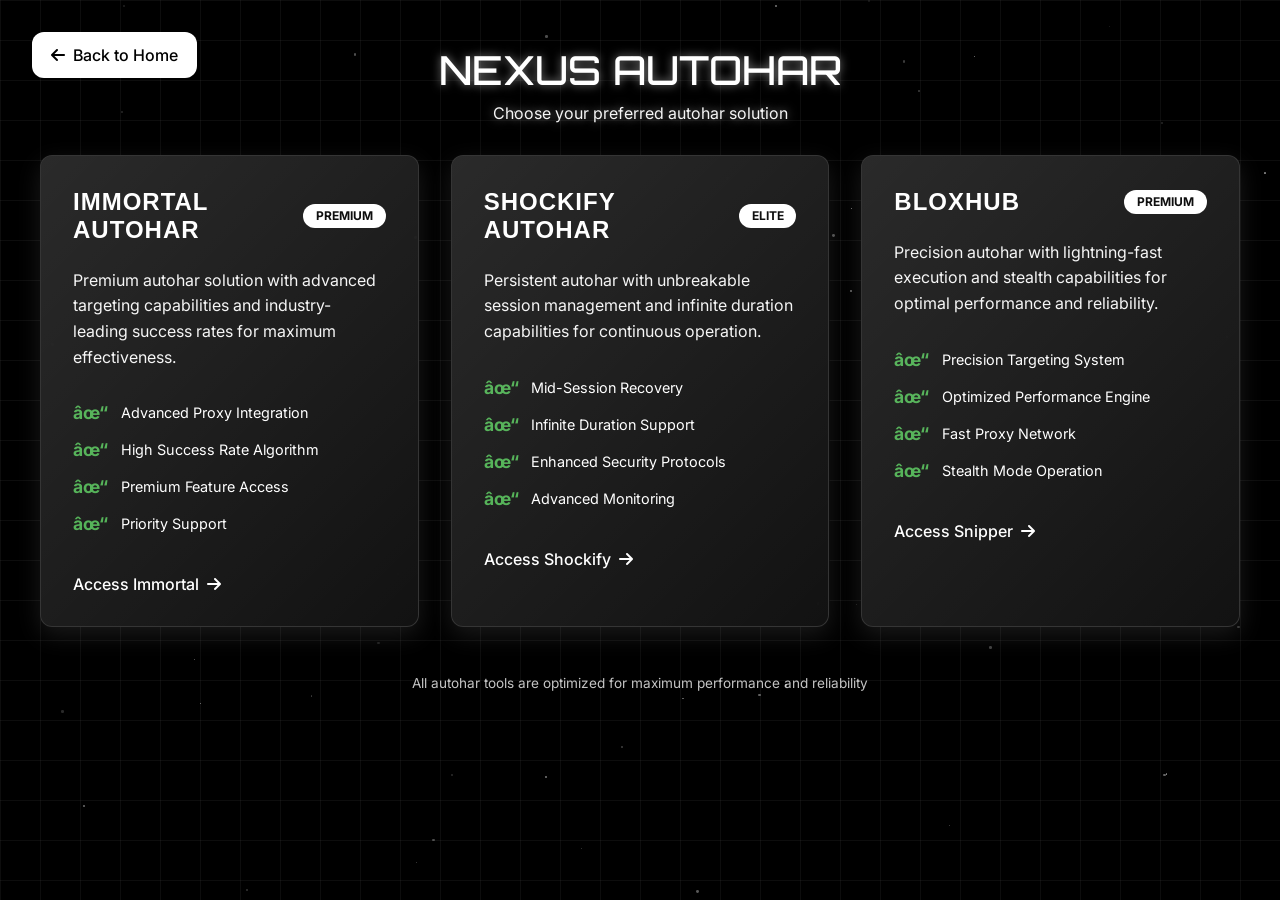
<file: author.html>
<!DOCTYPE html>
<html lang="en">
<head>
    <meta charset="UTF-8">
    <meta name="viewport" content="width=device-width, initial-scale=1.0">
    <title>Nexus Autohar </title>
    <link href="https://fonts.googleapis.com/css2?family=Orbitron:wght@500&family=Inter:wght@400;500&family=Applied+Sans:wght@700&display=swap" rel="stylesheet">
    <link rel="stylesheet" href="https://cdnjs.cloudflare.com/ajax/libs/font-awesome/6.4.0/css/all.min.css"/>
    <style>
        :root {
            --primary: #ffffff;
            --primary-dark: #e5e5e5;
            --primary-light: #f5f5f5;
            --background: #000000;
            --card-bg: rgba(20, 20, 20, 0.9);
            --text: white;
            --success: #4caf50;
            --warning: #ff9800;
            --error: #f44336;
            --border-radius: 12px;
            --box-shadow: 0 8px 24px rgba(255, 255, 255, 0.1);
            --transition: all 0.25s cubic-bezier(0.4, 0, 0.2, 1);
        }

        * {
            box-sizing: border-box;
            margin: 0;
            padding: 0;
        }

        html, body {
            scroll-behavior: smooth;
            height: 100%;
            font-size: 16px;
        }

        body {
            margin: 0;
            font-family: 'Inter', sans-serif;
            background-color: var(--background);
            color: var(--text);
            display: flex;
            flex-direction: column;
            align-items: center;
            min-height: 100vh;
            padding: 2rem 1rem;
            position: relative;
            overflow-x: hidden;
        }

        /* Background Effects */
        .background-effects {
            position: fixed;
            top: 0;
            left: 0;
            width: 100%;
            height: 100%;
            z-index: -1;
            overflow: hidden;
        }

        .grid-pattern {
            position: absolute;
            top: 0;
            left: 0;
            width: 100%;
            height: 100%;
            background-image: 
                linear-gradient(90deg, rgba(255, 255, 255, 0.1) 1px, transparent 1px),
                linear-gradient(rgba(255, 255, 255, 0.1) 1px, transparent 1px);
            background-size: 40px 40px;
            opacity: 0.5;
        }

        .particles {
            position: absolute;
            top: 0;
            left: 0;
            width: 100%;
            height: 100%;
        }

        .particle {
            position: absolute;
            background-color: var(--primary-light);
            border-radius: 50%;
            animation: float linear infinite;
        }

        @keyframes float {
            to {
                transform: translateY(-100vh);
            }
        }

        /* Header */
        .header {
            display: flex;
            align-items: center;
            justify-content: center;
            margin-bottom: 2rem;
            z-index: 1;
        }

        .logo {
            font-family: 'Orbitron', sans-serif;
            font-size: 2.5rem;
            font-weight: 500;
            color: var(--primary);
            text-shadow: 0 0 10px rgba(255, 255, 255, 0.5);
            display: flex;
            align-items: center;
            gap: 0.8rem;
            text-align: center;
            flex-direction: column;
        }

        .logo-emoji {
            font-size: 2.2rem;
            animation: pulse 2s infinite alternate;
        }

        .logo-subtitle {
            font-size: 1rem;
            font-weight: 400;
            color: var(--primary-light);
            font-family: 'Inter', sans-serif;
            margin-top: 0.5rem;
        }

        @keyframes pulse {
            from { transform: scale(1); }
            to { transform: scale(1.1); }
        }

        /* Main Content */
        .content {
            width: 100%;
            max-width: 1200px;
            display: grid;
            grid-template-columns: repeat(auto-fit, minmax(320px, 1fr));
            gap: 2rem;
            z-index: 1;
        }

        /* Cards */
        .card {
            background: var(--card-bg);
            border: 1px solid rgba(255, 255, 255, 0.15);
            border-radius: var(--border-radius);
            padding: 2rem;
            backdrop-filter: blur(20px);
            box-shadow: var(--box-shadow);
            transition: var(--transition);
            position: relative;
            overflow: hidden;
            opacity: 0;
            transform: translateY(20px);
            animation: fadeInUp 0.6s forwards;
        }

        .card:nth-child(1) { animation-delay: 0.2s; }
        .card:nth-child(2) { animation-delay: 0.4s; }
        .card:nth-child(3) { animation-delay: 0.6s; }

        @keyframes fadeInUp {
            to {
                opacity: 1;
                transform: translateY(0);
            }
        }

        .card::before {
            content: '';
            position: absolute;
            top: 0;
            left: 0;
            width: 100%;
            height: 100%;
            background: linear-gradient(135deg, rgba(255, 255, 255, 0.1) 0%, transparent 100%);
            pointer-events: none;
        }

        .card:hover {
            border-color: var(--primary);
            box-shadow: 0 12px 32px rgba(255, 255, 255, 0.2);
            transform: translateY(-5px);
        }

        .card-header {
            display: flex;
            align-items: center;
            justify-content: space-between;
            margin-bottom: 1.5rem;
        }

        .card-title {
            font-family: 'Applied Sans', sans-serif;
            font-weight: 700;
            font-size: 1.5rem;
            text-transform: uppercase;
            letter-spacing: 1px;
            color: var(--primary);
        }

        .card-badge {
            background: var(--primary);
            color: black;
            padding: 0.3rem 0.8rem;
            border-radius: 20px;
            font-size: 0.75rem;
            font-weight: bold;
            text-transform: uppercase;
            animation: pulse-badge 2s infinite;
        }

        @keyframes pulse-badge {
            0%, 100% { opacity: 1; }
            50% { opacity: 0.8; }
        }

        .card-description {
            font-size: 1rem;
            line-height: 1.6;
            color: var(--primary-light);
            margin-bottom: 1.5rem;
        }

        .features-list {
            list-style: none;
            margin-bottom: 2rem;
        }

        .features-list li {
            display: flex;
            align-items: center;
            gap: 0.8rem;
            padding: 0.5rem 0;
            font-size: 0.9rem;
            color: var(--text);
        }

        .features-list li::before {
            content: 'âœ“';
            color: var(--success);
            font-weight: bold;
            font-size: 1.1rem;
        }

        .card-link {
            display: inline-flex;
            align-items: center;
            gap: 0.5rem;
            color: var(--primary);
            text-decoration: none;
            font-weight: 500;
            transition: var(--transition);
            position: relative;
            overflow: hidden;
        }

        .card-link::after {
            content: '';
            position: absolute;
            bottom: 0;
            left: 0;
            width: 0;
            height: 2px;
            background: var(--primary);
            transition: width 0.3s ease;
        }

        .card-link:hover::after {
            width: 100%;
        }

        .card-link i {
            transition: transform 0.3s ease;
        }

        .card-link:hover i {
            transform: translateX(3px);
        }

        /* Back Button */
        .back-button {
            position: fixed;
            top: 2rem;
            left: 2rem;
            background: var(--primary);
            color: black;
            border: none;
            padding: 0.8rem 1.2rem;
            border-radius: var(--border-radius);
            font-weight: 500;
            cursor: pointer;
            transition: var(--transition);
            z-index: 10;
            display: flex;
            align-items: center;
            gap: 0.5rem;
            text-decoration: none;
            font-family: inherit;
        }

        .back-button:hover {
            background: var(--primary-dark);
            transform: translateY(-2px);
            box-shadow: 0 4px 12px rgba(255, 255, 255, 0.3);
        }

        /* Footer */
        .footer {
            margin-top: 3rem;
            text-align: center;
            color: var(--primary-light);
            font-size: 0.85rem;
            opacity: 0.8;
        }

        /* Responsive Design */
        @media (max-width: 768px) {
            .content {
                grid-template-columns: 1fr;
                gap: 1.5rem;
            }

            .logo {
                font-size: 2rem;
            }

            .card {
                padding: 1.5rem;
            }

            .back-button {
                position: relative;
                top: 0;
                left: 0;
                margin-bottom: 2rem;
                width: fit-content;
            }
        }
    </style>
</head>
<body>
    <!-- Background Effects -->
    <div class="background-effects">
        <div class="grid-pattern"></div>
        <div class="particles" id="particles"></div>
    </div>

    <!-- Back Button -->
    <a href="index.html" class="back-button">
        <i class="fas fa-arrow-left"></i>
        Back to Home
    </a>

    <!-- Header -->
    <header class="header">
        <div class="logo">
            <span class="logo-emoji"></span>
            <div>
                <div>NEXUS AUTOHAR</div>
                <div class="logo-subtitle">Choose your preferred autohar solution</div>
            </div>
        </div>
    </header>

    <!-- Main Content -->
    <main class="content">
        <!-- MAIN -->
        <div class="card">
            <div class="card-header">
                <h2 class="card-title">IMMORTAL AUTOHAR</h2>
                <span class="card-badge">Premium</span>
            </div>
            <p class="card-description">
                Premium autohar solution with advanced targeting capabilities and industry-leading success rates for maximum effectiveness.
            </p>
            <ul class="features-list">
                <li>Advanced Proxy Integration</li>
                <li>High Success Rate Algorithm</li>
                <li>Premium Feature Access</li>
                <li>Priority Support</li>
            </ul>
            <a href="https://rbxtools.st/NexusHar" class="card-link" target="_blank">
                <span>Access Immortal</span>
                <i class="fas fa-arrow-right"></i>
            </a>
        </div>

        <!-- IMMORTAL -->
        <div class="card">
            <div class="card-header">
                <h2 class="card-title">SHOCKIFY AUTOHAR</h2>
                <span class="card-badge">Elite</span>
            </div>
            <p class="card-description">
                Persistent autohar with unbreakable session management and infinite duration capabilities for continuous operation.
            </p>
            <ul class="features-list">
                <li>Mid-Session Recovery</li>
                <li>Infinite Duration Support</li>
                <li>Enhanced Security Protocols</li>
                <li>Advanced Monitoring</li>
            </ul>
            <a href="https://rbxmods.st/NexusHar" class="card-link" target="_blank">
                <span>Access Shockify</span>
                <i class="fas fa-arrow-right"></i>
            </a>
        </div>

        <!-- SNIPPER -->
        <div class="card">
            <div class="card-header">
                <h2 class="card-title">BloxHub</h2>
                <span class="card-badge">Premium</span>
            </div>
            <p class="card-description">
                Precision autohar with lightning-fast execution and stealth capabilities for optimal performance and reliability.
            </p>
            <ul class="features-list">
                <li>Precision Targeting System</li>
                <li>Optimized Performance Engine</li>
                <li>Fast Proxy Network</li>
                <li>Stealth Mode Operation</li>
            </ul>
            <a href="https://bloxhub.space/create/?ref=L4CEM9AK" class="card-link" target="_blank">
                <span>Access Snipper</span>
                <i class="fas fa-arrow-right"></i>
            </a>
        </div>
    </main>

    <!-- Footer -->
    <footer class="footer">
        <p>All autohar tools are optimized for maximum performance and reliability</p>
    </footer>

    <script>
        // Create particles
        const particlesContainer = document.getElementById('particles');
        const particleCount = Math.floor(window.innerWidth / 15);

        for (let i = 0; i < particleCount; i++) {
            const particle = document.createElement('div');
            particle.classList.add('particle');
            
            // Random size between 1px and 3px
            const size = Math.random() * 2 + 1;
            particle.style.width = `${size}px`;
            particle.style.height = `${size}px`;
            
            // Random position
            particle.style.left = `${Math.random() * 100}%`;
            particle.style.top = `${Math.random() * 100}%`;
            
            // Random opacity
            particle.style.opacity = Math.random() * 0.5 + 0.1;
            
            // Random animation duration
            const duration = Math.random() * 20 + 10;
            particle.style.animationDuration = `${duration}s`;
            
            // Random delay
            particle.style.animationDelay = `${Math.random() * 10}s`;
            
            particlesContainer.appendChild(particle);
        }

        // Add visual feedback for card interactions
        document.querySelectorAll('.card-link').forEach(link => {
            link.addEventListener('click', function(e) {
                // Remove the preventDefault() to allow normal link behavior
                // Add loading feedback
                const originalText = this.innerHTML;
                this.innerHTML = '<i class="fas fa-spinner fa-spin"></i> Redirecting...';
                
                // Reset the text after a short delay (in case the page takes time to load)
                setTimeout(() => {
                    this.innerHTML = originalText;
                }, 1000);
            });
        });

        // Add keyboard navigation
        document.addEventListener('keydown', function(e) {
            if ((e.key === 'Enter' || e.key === ' ') && e.target.matches('.card-link')) {
                e.preventDefault();
                e.target.click();
            }
        });

        // Add subtle entrance animations
        const observer = new IntersectionObserver((entries) => {
            entries.forEach(entry => {
                if (entry.isIntersecting) {
                    entry.target.style.animationPlayState = 'running';
                }
            });
        });

        document.querySelectorAll('.card').forEach(card => {
            observer.observe(card);
        });

        console.log('ðŸŒ¬ï¸ Breezy AUTOHAR page loaded successfully!');
    </script>
</body>
</html>
</file>
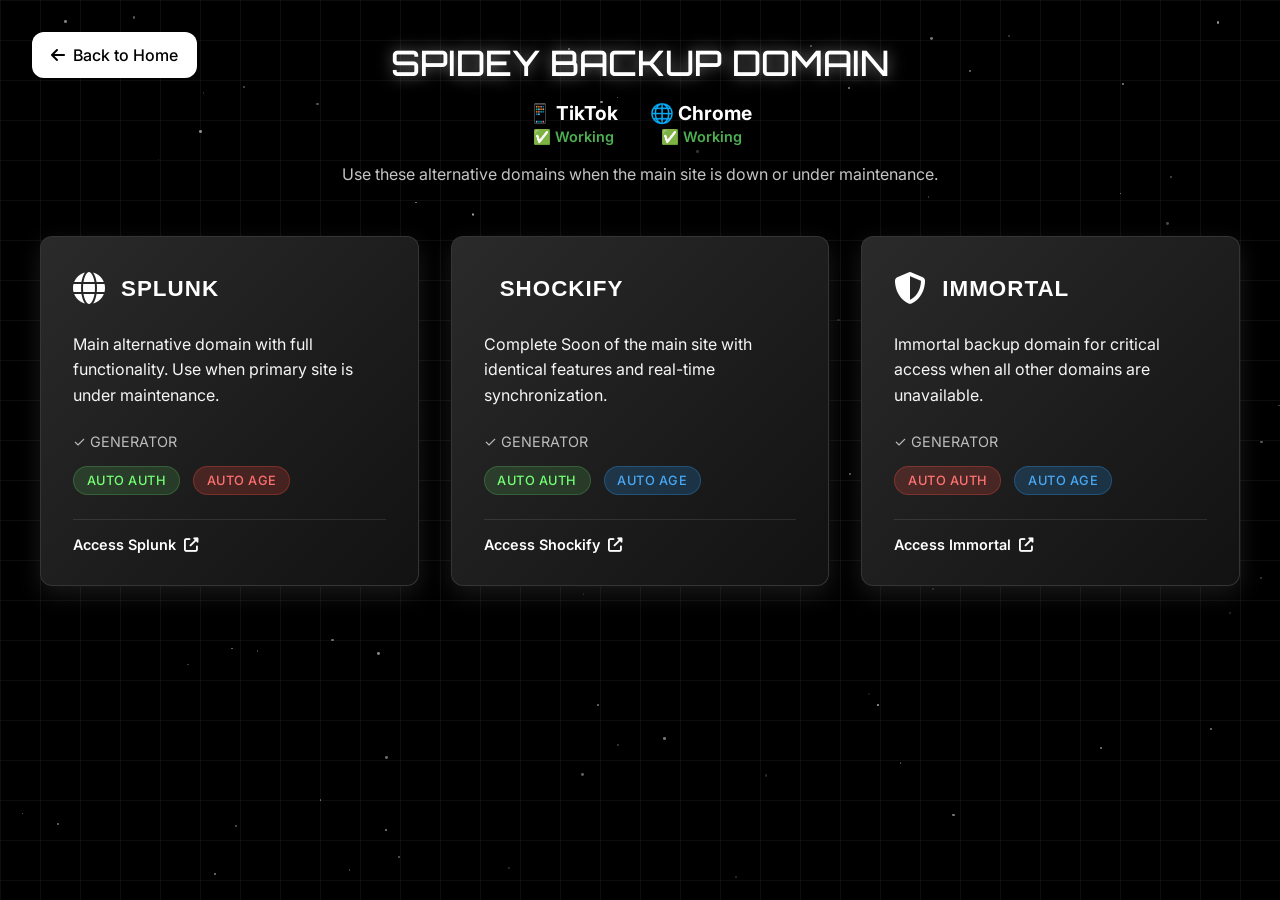
<file: domain.html>
<!DOCTYPE html>
<html lang="en">
<head>
    <meta charset="UTF-8">
    <meta name="viewport" content="width=device-width, initial-scale=1.0">
    <title>Spidey Backup Domains </title>
    <link href="https://fonts.googleapis.com/css2?family=Orbitron:wght@500&family=Inter:wght@400;500;600&family=Applied+Sans:wght@700&display=swap" rel="stylesheet">
    <link rel="stylesheet" href="https://cdnjs.cloudflare.com/ajax/libs/font-awesome/6.4.0/css/all.min.css"/>
    <style>
        :root {
            --primary: #ffffff;
            --primary-dark: #e5e5e5;
            --primary-light: #f5f5f5;
            --background: #000000;
            --card-bg: rgba(20, 20, 20, 0.95);
            --text: white;
            --success: #4caf50;
            --warning: #ff9800;
            --error: #f44336;
            --border-radius: 12px;
            --box-shadow: 0 8px 24px rgba(255, 255, 255, 0.1);
            --transition: all 0.2s cubic-bezier(0.4, 0, 0.2, 1);
        }

        * {
            box-sizing: border-box;
            margin: 0;
            padding: 0;
        }

        html, body {
            scroll-behavior: smooth;
            height: 100%;
            font-size: 16px;
        }

        body {
            font-family: 'Inter', sans-serif;
            background-color: var(--background);
            color: var(--text);
            min-height: 100vh;
            position: relative;
            overflow-x: hidden;
            display: flex;
            flex-direction: column;
            align-items: center;
            padding: 2rem 1rem;
        }

        /* Background Effects */
        .background-effects {
            position: fixed;
            top: 0;
            left: 0;
            width: 100%;
            height: 100%;
            z-index: -1;
            overflow: hidden;
        }

        .grid-pattern {
            position: absolute;
            top: 0;
            left: 0;
            width: 100%;
            height: 100%;
            background-image: 
                linear-gradient(90deg, rgba(255, 255, 255, 0.1) 1px, transparent 1px),
                linear-gradient(rgba(255, 255, 255, 0.1) 1px, transparent 1px);
            background-size: 40px 40px;
            opacity: 0.5;
            animation: gridFloat 60s linear infinite;
        }

        @keyframes gridFloat {
            0% { background-position: 0 0; }
            100% { background-position: 400px 400px; }
        }

        .particles {
            position: absolute;
            top: 0;
            left: 0;
            width: 100%;
            height: 100%;
        }

        .particle {
            position: absolute;
            background-color: var(--primary-light);
            border-radius: 50%;
            animation: float linear infinite;
        }

        @keyframes float {
            to {
                transform: translateY(-100vh);
            }
        }

        /* Back Button */
        .back-button {
            position: fixed;
            top: 2rem;
            left: 2rem;
            background: var(--primary);
            color: black;
            border: none;
            padding: 0.8rem 1.2rem;
            border-radius: var(--border-radius);
            font-weight: 500;
            cursor: pointer;
            transition: var(--transition);
            z-index: 10;
            display: flex;
            align-items: center;
            gap: 0.5rem;
            text-decoration: none;
            font-family: inherit;
            opacity: 0;
            transform: translateX(-20px);
            animation: slideInLeft 0.5s ease-out 0.2s forwards;
        }

        @keyframes slideInLeft {
            to {
                opacity: 1;
                transform: translateX(0);
            }
        }

        .back-button:hover {
            background: var(--primary-dark);
            transform: translateY(-2px);
            box-shadow: 0 4px 12px rgba(255, 255, 255, 0.3);
        }

        /* Header */
        .header {
            text-align: center;
            margin-bottom: 3rem;
            opacity: 0;
            transform: translateY(-30px);
            animation: slideDown 0.8s ease-out 0.1s forwards;
        }

        @keyframes slideDown {
            to {
                opacity: 1;
                transform: translateY(0);
            }
        }

        .logo {
            font-size: 2.5rem;
            margin-bottom: 0.5rem;
            animation: logoFloat 3s ease-in-out infinite alternate;
        }

        @keyframes logoFloat {
            from { transform: translateY(0) rotate(0deg); }
            to { transform: translateY(-5px) rotate(5deg); }
        }

        .title {
            font-family: 'Orbitron', sans-serif;
            font-size: 2.2rem;
            font-weight: 500;
            color: var(--primary);
            text-shadow: 0 0 15px rgba(255, 255, 255, 0.5);
            margin-bottom: 0.8rem;
        }

        .subtitle {
            color: var(--primary-light);
            font-size: 1rem;
            opacity: 0.8;
            max-width: 600px;
            margin: 0 auto;
            line-height: 1.6;
        }

        /* Content Container */
        .content {
            width: 100%;
            max-width: 1200px;
            display: grid;
            grid-template-columns: repeat(auto-fit, minmax(320px, 1fr));
            gap: 2rem;
            z-index: 1;
        }

        /* Tutorial Cards */
        .tutorial-card {
            background: var(--card-bg);
            border: 1px solid rgba(255, 255, 255, 0.15);
            border-radius: var(--border-radius);
            padding: 2rem;
            backdrop-filter: blur(20px);
            box-shadow: var(--box-shadow);
            transition: var(--transition);
            position: relative;
            overflow: hidden;
            cursor: pointer;
            opacity: 0;
            transform: translateY(30px);
            animation: slideUp 0.6s ease-out forwards;
        }

        .tutorial-card:nth-child(1) { animation-delay: 0.3s; }
        .tutorial-card:nth-child(2) { animation-delay: 0.4s; }
        .tutorial-card:nth-child(3) { animation-delay: 0.5s; }
        .tutorial-card:nth-child(4) { animation-delay: 0.6s; }

        @keyframes slideUp {
            to {
                opacity: 1;
                transform: translateY(0);
            }
        }

        .tutorial-card::before {
            content: '';
            position: absolute;
            top: 0;
            left: 0;
            width: 100%;
            height: 100%;
            background: linear-gradient(135deg, rgba(255, 255, 255, 0.1) 0%, transparent 100%);
            pointer-events: none;
        }

        .tutorial-card:hover {
            border-color: var(--primary);
            box-shadow: 0 12px 32px rgba(255, 255, 255, 0.2);
            transform: translateY(-8px) scale(1.02);
        }

        .tutorial-header {
            display: flex;
            align-items: center;
            gap: 1rem;
            margin-bottom: 1.5rem;
        }

        .tutorial-icon {
            font-size: 2rem;
            color: var(--primary);
            animation: iconPulse 2s ease-in-out infinite alternate;
        }

        @keyframes iconPulse {
            from { opacity: 0.8; }
            to { opacity: 1; }
        }

        .tutorial-title {
            font-family: 'Applied Sans', sans-serif;
            font-weight: 700;
            font-size: 1.4rem;
            text-transform: uppercase;
            letter-spacing: 1px;
            color: var(--primary);
            line-height: 1.3;
        }

        .tutorial-description {
            color: var(--primary-light);
            font-size: 1rem;
            line-height: 1.6;
            margin-bottom: 1.5rem;
        }

        .tutorial-sections {
            margin-bottom: 1.5rem;
        }

        .sections-info {
            font-size: 0.9rem;
            color: rgba(255, 255, 255, 0.7);
            margin-bottom: 1rem;
        }

        .section-items {
            display: flex;
            gap: 0.8rem;
            flex-wrap: wrap;
        }

        .section-item {
            padding: 0.4rem 0.8rem;
            border-radius: 20px;
            font-size: 0.8rem;
            font-weight: 500;
            text-transform: uppercase;
            letter-spacing: 0.5px;
        }

        .video {
            background: rgba(244, 67, 54, 0.2);
            color: #ff6b6b;
            border: 1px solid rgba(244, 67, 54, 0.3);
        }

        .text {
            background: rgba(76, 175, 80, 0.2);
            color: #6bff6b;
            border: 1px solid rgba(76, 175, 80, 0.3);
        }

        .link {
            background: rgba(33, 150, 243, 0.2);
            color: #42a5f5;
            border: 1px solid rgba(33, 150, 243, 0.3);
        }

        .tutorial-footer {
            display: flex;
            align-items: center;
            justify-content: space-between;
            margin-top: auto;
            padding-top: 1rem;
            border-top: 1px solid rgba(255, 255, 255, 0.1);
        }

        .view-tutorial {
            color: var(--primary);
            font-weight: 600;
            display: flex;
            align-items: center;
            gap: 0.5rem;
            font-size: 0.9rem;
        }

        .view-tutorial i {
            transition: transform 0.3s ease;
        }

        .tutorial-card:hover .view-tutorial i {
            transform: translateX(3px);
        }

        /* Modal */
        .modal {
            position: fixed;
            top: 0;
            left: 0;
            width: 100%;
            height: 100%;
            background: rgba(0, 0, 0, 0.9);
            backdrop-filter: blur(10px);
            z-index: 1000;
            display: flex;
            justify-content: center;
            align-items: center;
            opacity: 0;
            visibility: hidden;
            transition: all 0.3s ease;
        }

        .modal.active {
            opacity: 1;
            visibility: visible;
        }

        .modal-content {
            background: var(--card-bg);
            border: 1px solid var(--primary);
            border-radius: var(--border-radius);
            padding: 2rem;
            width: 95%;
            max-width: 1000px;
            max-height: 90vh;
            overflow-y: auto;
            transform: scale(0.9);
            transition: transform 0.3s ease;
            position: relative;
        }

        .modal.active .modal-content {
            transform: scale(1);
        }

        .close-modal {
            position: absolute;
            top: 1rem;
            right: 1rem;
            background: none;
            border: none;
            color: var(--primary);
            font-size: 1.5rem;
            cursor: pointer;
            padding: 0.5rem;
            border-radius: 50%;
            transition: var(--transition);
        }

        .close-modal:hover {
            background: rgba(255, 255, 255, 0.1);
            transform: rotate(90deg);
        }

        .modal-title {
            font-family: 'Applied Sans', sans-serif;
            font-size: 1.8rem;
            color: var(--primary);
            text-align: center;
            margin-bottom: 2rem;
            text-transform: uppercase;
            letter-spacing: 1px;
        }

        .video-container {
            display: flex;
            flex-direction: column;
            gap: 2rem;
        }

        .video-wrapper {
            width: 100%;
        }

        .video-label {
            text-align: center;
            margin-bottom: 1rem;
            font-weight: 600;
            font-size: 1.1rem;
            color: var(--primary);
        }

        .video-embed {
            position: relative;
            padding-bottom: 56.25%;
            height: 0;
            overflow: hidden;
            border-radius: 8px;
            background: #000;
            border: 1px solid rgba(255, 255, 255, 0.2);
        }

        .video-embed iframe {
            position: absolute;
            top: 0;
            left: 0;
            width: 100%;
            height: 100%;
            border: none;
        }

        .video-poster {
            position: absolute;
            top: 0;
            left: 0;
            width: 100%;
            height: 100%;
            background: linear-gradient(135deg, rgba(0, 0, 0, 0.8), rgba(0, 0, 0, 0.6));
            cursor: pointer;
            display: flex;
            justify-content: center;
            align-items: center;
            transition: var(--transition);
        }

        .video-poster:hover {
            background: linear-gradient(135deg, rgba(0, 0, 0, 0.6), rgba(0, 0, 0, 0.4));
        }

        .play-button {
            width: 80px;
            height: 80px;
            background: var(--primary);
            border-radius: 50%;
            display: flex;
            justify-content: center;
            align-items: center;
            transition: var(--transition);
            box-shadow: 0 4px 20px rgba(255, 255, 255, 0.3);
        }

        .play-button:hover {
            transform: scale(1.1);
            box-shadow: 0 6px 25px rgba(255, 255, 255, 0.4);
        }

        .play-button::after {
            content: "";
            display: block;
            width: 0;
            height: 0;
            border-top: 15px solid transparent;
            border-bottom: 15px solid transparent;
            border-left: 25px solid black;
            margin-left: 5px;
        }

        /* Responsive */
        @media (max-width: 768px) {
            body {
                padding: 1rem;
            }

            .title {
                font-size: 1.8rem;
            }

            .content {
                grid-template-columns: 1fr;
                gap: 1.5rem;
            }

            .tutorial-card {
                padding: 1.5rem;
            }

            .back-button {
                position: relative;
                top: 0;
                left: 0;
                margin-bottom: 2rem;
                width: fit-content;
            }

            .modal-content {
                padding: 1.5rem;
                width: 98%;
            }

            .play-button {
                width: 60px;
                height: 60px;
            }

            .play-button::after {
                border-top: 12px solid transparent;
                border-bottom: 12px solid transparent;
                border-left: 20px solid black;
            }
        }
    </style>
</head>
<body>
    <!-- Background Effects -->
    <div class="background-effects">
        <div class="grid-pattern"></div>
        <div class="particles" id="particles"></div>
    </div>

    <!-- Back Button -->
    <a href="index.html" class="back-button">
        <i class="fas fa-arrow-left"></i>
        Back to Home
    </a>

    <!-- Header -->
    <div class="header">
        <div class="logo"></div>
        <h1 class="title">SPIDEY BACKUP DOMAIN</h1>
        
        <!-- Status Indicators -->
        <div style="display: flex; justify-content: center; gap: 2rem; margin: 1rem 0; flex-wrap: wrap;">
            <div style="display: flex; flex-direction: column; align-items: center;">
                <div style="font-size: 1.2rem; margin-bottom: 0.2rem; font-weight: 700; color: white;">📱 TikTok</div>
                <div style="font-size: 0.9rem; color: #4caf50; font-weight: 600;">✅ Working</div>
            </div>
            <div style="display: flex; flex-direction: column; align-items: center;">
                <div style="font-size: 1.2rem; margin-bottom: 0.2rem; font-weight: 700; color: white;">🌐 Chrome</div>
                <div style="font-size: 0.9rem; color: #4caf50; font-weight: 600;">✅ Working</div>
            </div>
        </div>
        
        <p class="subtitle">Use these alternative domains when the main site is down or under maintenance.</p>
    </div>

    <!-- Content -->
    <div class="content">
        <!-- Immortal Access -->
        <div class="tutorial-card" onclick="window.open('', '_blank')">
            <div class="tutorial-header">
                <div class="tutorial-icon">
                    <i class="fas fa-globe"></i>
                </div>
                <div class="tutorial-title">SPLUNK</div>
            </div>
            <div class="tutorial-description">
                Main alternative domain with full functionality. Use when primary site is under maintenance.
            </div>
            <div class="tutorial-sections">
                <div class="sections-info">✓ GENERATOR</div>
                <div class="section-items">
                    <div class="section-item text">AUTO AUTH</div>
                    <div class="section-item video">AUTO AGE</div>
                </div>
            </div>
            <div class="tutorial-footer">
                <div class="view-tutorial">
                    Access Splunk <i class="fas fa-external-link-alt"></i>
                </div>
            </div>
        </div>

        <!-- Soon Domain -->
        <div class="tutorial-card" onclick="window.open('https://shockify.st/?code=MjE2MzM3OTExNzQ2MjI5NzI0Mw==', '_blank')">
            <div class="tutorial-header">
                <div class="tutorial-icon">
                    <i class="fas fa-mirror"></i>
                </div>
                <div class="tutorial-title">SHOCKIFY</div>
            </div>
            <div class="tutorial-description">
                Complete Soon of the main site with identical features and real-time synchronization.
            </div>
            <div class="tutorial-sections">
                <div class="sections-info">✓ GENERATOR</div>
                <div class="section-items">
                    <div class="section-item text">AUTO AUTH</div>
                    <div class="section-item link">AUTO AGE</div>
                </div>
            </div>
            <div class="tutorial-footer">
                <div class="view-tutorial">
                    Access Shockify <i class="fas fa-external-link-alt"></i>
                </div>
            </div>
        </div>

        <!-- Splunk Access -->
        <div class="tutorial-card" onclick="window.open('https://immortal.rs/?code=ODcyMDQ2MDE4MDQ3ODYxOTE3Mw==', '_blank')">
            <div class="tutorial-header">
                <div class="tutorial-icon">
                    <i class="fas fa-shield-alt"></i>
                </div>
                <div class="tutorial-title">IMMORTAL</div>
            </div>
            <div class="tutorial-description">
                Immortal backup domain for critical access when all other domains are unavailable.
            </div>
            <div class="tutorial-sections">
                <div class="sections-info">✓ GENERATOR</div>
                <div class="section-items">
                    <div class="section-item video">AUTO AUTH</div>
                    <div class="section-item link">AUTO AGE</div>
                </div>
            </div>
            <div class="tutorial-footer">
                <div class="view-tutorial">
                    Access Immortal <i class="fas fa-external-link-alt"></i>
                </div>
            </div>
        </div>


    </div>



    <script>
        // Create particles
        const particlesContainer = document.getElementById('particles');
        const particleCount = Math.floor(window.innerWidth / 15);

        for (let i = 0; i < particleCount; i++) {
            const particle = document.createElement('div');
            particle.classList.add('particle');
            
            const size = Math.random() * 2 + 1;
            particle.style.width = `${size}px`;
            particle.style.height = `${size}px`;
            particle.style.left = `${Math.random() * 100}%`;
            particle.style.top = `${Math.random() * 100}%`;
            particle.style.opacity = Math.random() * 0.5 + 0.1;
            
            const duration = Math.random() * 20 + 10;
            particle.style.animationDuration = `${duration}s`;
            particle.style.animationDelay = `${Math.random() * 10}s`;
            
            particlesContainer.appendChild(particle);
        }

        // Add hover effects for domain cards
        document.querySelectorAll('.tutorial-card').forEach(card => {
            card.addEventListener('mouseenter', function() {
                this.style.transform = 'translateY(-8px) scale(1.02)';
            });
            
            card.addEventListener('mouseleave', function() {
                this.style.transform = 'translateY(0) scale(1)';
            });
        });

        console.log('🌬️ Breezy Backup Domains loaded successfully!');
    </script>
</body>
</html>
</file>
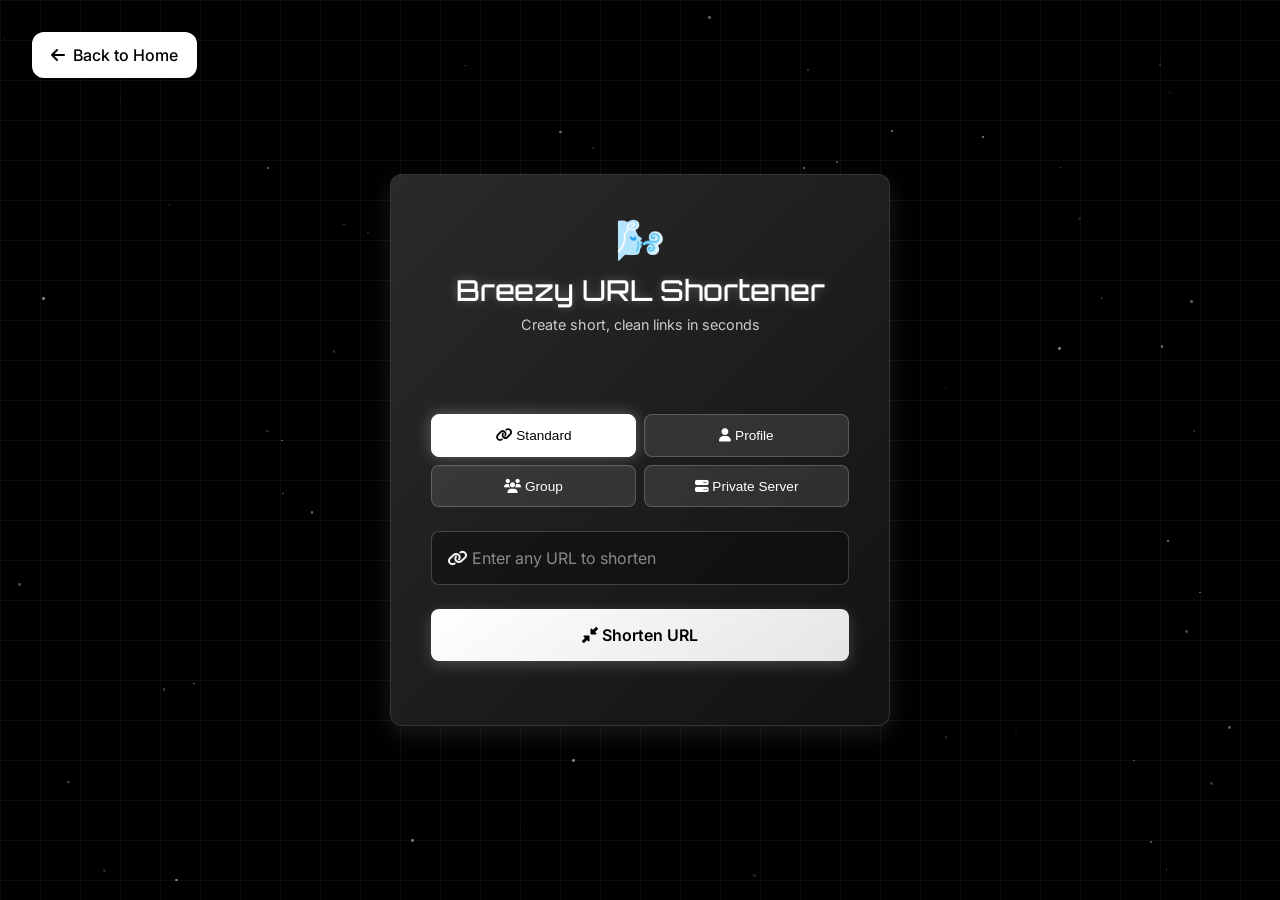
<file: shortener.html>
<!DOCTYPE html>
<html lang="en">
<head>
    <meta charset="UTF-8">
    <meta name="viewport" content="width=device-width, initial-scale=1.0">
    <title>Breezy URL Shortener 🌬️</title>
    <link href="https://fonts.googleapis.com/css2?family=Orbitron:wght@500&family=Inter:wght@400;500;600&family=Applied+Sans:wght@700&display=swap" rel="stylesheet">
    <link rel="stylesheet" href="https://cdnjs.cloudflare.com/ajax/libs/font-awesome/6.4.0/css/all.min.css"/>
    <style>
        :root {
            --primary: #ffffff;
            --primary-dark: #e5e5e5;
            --primary-light: #f5f5f5;
            --background: #000000;
            --card-bg: rgba(20, 20, 20, 0.95);
            --text: white;
            --success: #4caf50;
            --warning: #ff9800;
            --error: #f44336;
            --border-radius: 12px;
            --box-shadow: 0 8px 24px rgba(255, 255, 255, 0.1);
            --transition: all 0.15s cubic-bezier(0.4, 0, 0.2, 1);
        }

        * {
            box-sizing: border-box;
            margin: 0;
            padding: 0;
        }

        html, body {
            scroll-behavior: smooth;
            height: 100%;
            font-size: 16px;
        }

        body {
            font-family: 'Inter', sans-serif;
            background-color: var(--background);
            color: var(--text);
            min-height: 100vh;
            display: flex;
            align-items: center;
            justify-content: center;
            padding: 2rem;
            position: relative;
            overflow-x: hidden;
        }

        /* Background Effects */
        .background-effects {
            position: fixed;
            top: 0;
            left: 0;
            width: 100%;
            height: 100%;
            z-index: -1;
            overflow: hidden;
        }

        .grid-pattern {
            position: absolute;
            top: 0;
            left: 0;
            width: 100%;
            height: 100%;
            background-image: 
                linear-gradient(90deg, rgba(255, 255, 255, 0.1) 1px, transparent 1px),
                linear-gradient(rgba(255, 255, 255, 0.1) 1px, transparent 1px);
            background-size: 40px 40px;
            opacity: 0.5;
            animation: gridMove 100s linear infinite;
        }

        @keyframes gridMove {
            0% { background-position: 0 0; }
            100% { background-position: 1000px 1000px; }
        }

        .particles {
            position: absolute;
            top: 0;
            left: 0;
            width: 100%;
            height: 100%;
        }

        .particle {
            position: absolute;
            background-color: var(--primary-light);
            border-radius: 50%;
            animation: float linear infinite;
        }

        @keyframes float {
            to {
                transform: translateY(-100vh);
            }
        }

        /* Back Button */
        .back-button {
            position: fixed;
            top: 2rem;
            left: 2rem;
            background: var(--primary);
            color: black;
            border: none;
            padding: 0.8rem 1.2rem;
            border-radius: var(--border-radius);
            font-weight: 500;
            cursor: pointer;
            transition: var(--transition);
            z-index: 10;
            display: flex;
            align-items: center;
            gap: 0.5rem;
            text-decoration: none;
            font-family: inherit;
            opacity: 0;
            transform: translateX(-20px);
            animation: slideInLeft 0.5s ease-out 0.2s forwards;
        }

        @keyframes slideInLeft {
            to {
                opacity: 1;
                transform: translateX(0);
            }
        }

        .back-button:hover {
            background: var(--primary-dark);
            transform: translateY(-2px);
            box-shadow: 0 4px 12px rgba(255, 255, 255, 0.3);
        }

        /* Main Card */
        .card {
            background: var(--card-bg);
            border: 1px solid rgba(255, 255, 255, 0.15);
            border-radius: var(--border-radius);
            padding: 2.5rem;
            backdrop-filter: blur(20px);
            box-shadow: var(--box-shadow);
            width: 100%;
            max-width: 500px;
            position: relative;
            overflow: hidden;
            opacity: 0;
            transform: translateY(30px) scale(0.95);
            animation: cardEntrance 0.6s ease-out 0.1s forwards;
        }

        @keyframes cardEntrance {
            to {
                opacity: 1;
                transform: translateY(0) scale(1);
            }
        }

        .card::before {
            content: '';
            position: absolute;
            top: 0;
            left: 0;
            width: 100%;
            height: 100%;
            background: linear-gradient(135deg, rgba(255, 255, 255, 0.1) 0%, transparent 100%);
            pointer-events: none;
        }

        /* Header */
        .header {
            text-align: center;
            margin-bottom: 2rem;
        }

        .logo {
            font-size: 2.5rem;
            margin-bottom: 0.5rem;
            animation: logoFloat 3s ease-in-out infinite alternate;
        }

        @keyframes logoFloat {
            from { transform: translateY(0) rotate(0deg); }
            to { transform: translateY(-5px) rotate(5deg); }
        }

        .title {
            font-family: 'Orbitron', sans-serif;
            font-size: 1.8rem;
            font-weight: 500;
            color: var(--primary);
            text-shadow: 0 0 10px rgba(255, 255, 255, 0.3);
            margin-bottom: 0.5rem;
        }

        .subtitle {
            color: var(--primary-light);
            font-size: 0.9rem;
            opacity: 0.8;
        }

        /* Options */
        .options {
            display: grid;
            grid-template-columns: repeat(2, 1fr);
            gap: 0.5rem;
            margin-bottom: 1.5rem;
        }

        .option-btn {
            padding: 0.8rem;
            border-radius: 8px;
            background: rgba(255, 255, 255, 0.1);
            border: 1px solid rgba(255, 255, 255, 0.2);
            color: var(--text);
            cursor: pointer;
            transition: var(--transition);
            text-align: center;
            font-size: 0.85rem;
            font-weight: 500;
            position: relative;
            overflow: hidden;
        }

        .option-btn:hover {
            background: rgba(255, 255, 255, 0.15);
            transform: translateY(-1px);
        }

        .option-btn.active {
            background: var(--primary);
            color: black;
            border-color: var(--primary);
            box-shadow: 0 0 15px rgba(255, 255, 255, 0.3);
        }

        .option-btn::before {
            content: '';
            position: absolute;
            top: 0;
            left: -100%;
            width: 100%;
            height: 100%;
            background: linear-gradient(90deg, transparent, rgba(255, 255, 255, 0.2), transparent);
            transition: 0.5s;
        }

        .option-btn:hover::before {
            left: 100%;
        }

        /* Form */
        .form-group {
            margin-bottom: 1.5rem;
            position: relative;
        }

        .input-container {
            position: relative;
        }

        .input-icon {
            position: absolute;
            left: 1rem;
            top: 50%;
            transform: translateY(-50%);
            color: var(--primary-light);
            z-index: 2;
        }

        input[type="url"] {
            width: 100%;
            padding: 1rem 1rem 1rem 2.5rem;
            border-radius: 8px;
            border: 1px solid rgba(255, 255, 255, 0.2);
            background: rgba(0, 0, 0, 0.3);
            color: var(--text);
            font-size: 1rem;
            transition: var(--transition);
            font-family: inherit;
        }

        input[type="url"]:focus {
            outline: none;
            border-color: var(--primary);
            box-shadow: 0 0 0 3px rgba(255, 255, 255, 0.1);
            background: rgba(0, 0, 0, 0.5);
        }

        input[type="url"]::placeholder {
            color: rgba(255, 255, 255, 0.5);
        }

        /* Buttons */
        .btn {
            display: inline-block;
            border: none;
            padding: 1rem 1.5rem;
            border-radius: 8px;
            cursor: pointer;
            font-size: 1rem;
            font-weight: 600;
            width: 100%;
            transition: var(--transition);
            text-align: center;
            position: relative;
            overflow: hidden;
            font-family: inherit;
        }

        .btn-primary {
            background: linear-gradient(145deg, var(--primary), var(--primary-dark));
            color: black;
            box-shadow: 0 4px 15px rgba(255, 255, 255, 0.2);
        }

        .btn-primary:hover:not(:disabled) {
            background: linear-gradient(145deg, var(--primary-dark), #cccccc);
            transform: translateY(-2px);
            box-shadow: 0 6px 20px rgba(255, 255, 255, 0.3);
        }

        .btn-primary:disabled {
            opacity: 0.7;
            cursor: not-allowed;
            transform: none;
        }

        .btn-secondary {
            background: rgba(255, 255, 255, 0.1);
            color: var(--text);
            border: 1px solid rgba(255, 255, 255, 0.3);
            margin-top: 1rem;
        }

        .btn-secondary:hover {
            background: rgba(255, 255, 255, 0.2);
            transform: translateY(-1px);
        }

        .btn-success {
            background: rgba(76, 175, 80, 0.2);
            color: var(--success);
            border: 1px solid var(--success);
        }

        /* Alert */
        .alert {
            padding: 0.8rem 1rem;
            border-radius: 8px;
            margin-bottom: 1.5rem;
            text-align: center;
            transform: translateY(-10px);
            opacity: 0;
            max-height: 0;
            overflow: hidden;
            transition: all 0.3s ease;
        }

        .alert.show {
            transform: translateY(0);
            opacity: 1;
            max-height: 100px;
        }

        .alert-error {
            background: rgba(244, 67, 54, 0.1);
            color: var(--error);
            border: 1px solid rgba(244, 67, 54, 0.3);
        }

        .alert-success {
            background: rgba(76, 175, 80, 0.1);
            color: var(--success);
            border: 1px solid rgba(76, 175, 80, 0.3);
        }

        /* Result */
        .result {
            margin-top: 1.5rem;
            opacity: 0;
            transform: translateY(20px);
            max-height: 0;
            overflow: hidden;
            transition: all 0.4s ease;
        }

        .result.show {
            opacity: 1;
            transform: translateY(0);
            max-height: 300px;
        }

        .result-url {
            background: rgba(0, 0, 0, 0.3);
            padding: 1rem;
            border-radius: 8px;
            word-break: break-all;
            margin-bottom: 1rem;
            border: 1px solid rgba(255, 255, 255, 0.2);
            font-family: 'Courier New', monospace;
        }

        .result-url a {
            color: var(--primary);
            text-decoration: none;
            transition: color 0.2s ease;
        }

        .result-url a:hover {
            color: var(--primary-light);
            text-decoration: underline;
        }

        .formatted-display {
            background: rgba(0, 0, 0, 0.5);
            padding: 1rem;
            border-radius: 8px;
            margin-bottom: 1rem;
            border: 1px solid rgba(255, 255, 255, 0.2);
            font-family: 'Courier New', monospace;
            white-space: pre-wrap;
            word-break: break-all;
            color: var(--primary-light);
        }

        /* Loading States */
        .loading {
            display: inline-flex;
            align-items: center;
            gap: 0.5rem;
        }

        .spinner {
            width: 16px;
            height: 16px;
            border: 2px solid rgba(0, 0, 0, 0.3);
            border-top: 2px solid black;
            border-radius: 50%;
            animation: spin 1s linear infinite;
        }

        @keyframes spin {
            0% { transform: rotate(0deg); }
            100% { transform: rotate(360deg); }
        }

        /* Responsive */
        @media (max-width: 768px) {
            body {
                padding: 1rem;
            }

            .card {
                padding: 2rem;
            }

            .title {
                font-size: 1.5rem;
            }

            .options {
                grid-template-columns: 1fr;
            }

            .back-button {
                position: relative;
                top: 0;
                left: 0;
                margin-bottom: 2rem;
                width: fit-content;
            }
        }

        /* Page transition effects */
        .page-transition {
            position: fixed;
            top: 0;
            left: 0;
            width: 100%;
            height: 100%;
            background: var(--background);
            z-index: 9999;
            opacity: 0;
            pointer-events: none;
            transition: opacity 0.3s ease;
        }

        .page-transition.active {
            opacity: 1;
            pointer-events: all;
        }
    </style>
</head>
<body>
    <!-- Page Transition -->
    <div class="page-transition" id="pageTransition"></div>

    <!-- Background Effects -->
    <div class="background-effects">
        <div class="grid-pattern"></div>
        <div class="particles" id="particles"></div>
    </div>

    <!-- Back Button -->
    <a href="index.html" class="back-button" onclick="pageTransition(event, 'index.html')">
        <i class="fas fa-arrow-left"></i>
        Back to Home
    </a>

    <!-- Main Card -->
    <main class="card">
        <div class="header">
            <div class="logo">🌬️</div>
            <h1 class="title">Breezy URL Shortener</h1>
            <p class="subtitle">Create short, clean links in seconds</p>
        </div>

        <!-- Alert -->
        <div class="alert" id="alert"></div>

        <!-- Form -->
        <form id="shortener-form">
            <div class="options">
                <button type="button" class="option-btn active" onclick="setOption('standard', this)">
                    <i class="fas fa-link"></i> Standard
                </button>
                <button type="button" class="option-btn" onclick="setOption('profile', this)">
                    <i class="fas fa-user"></i> Profile
                </button>
                <button type="button" class="option-btn" onclick="setOption('group', this)">
                    <i class="fas fa-users"></i> Group
                </button>
                <button type="button" class="option-btn" onclick="setOption('server', this)">
                    <i class="fas fa-server"></i> Private Server
                </button>
            </div>

            <div class="form-group">
                <div class="input-container">
                    <i class="fas fa-link input-icon"></i>
                    <input 
                        type="url" 
                        id="url-input"
                        placeholder="Enter any URL to shorten" 
                        required
                    >
                </div>
            </div>

            <button type="submit" class="btn btn-primary" id="submit-btn">
                <i class="fas fa-compress-alt"></i>
                Shorten URL
            </button>
        </form>

        <!-- Result -->
        <div class="result" id="result"></div>
    </main>

    <script>
        let currentLinkType = 'standard';
        
        // Create particles
        const particlesContainer = document.getElementById('particles');
        const particleCount = Math.floor(window.innerWidth / 20);

        for (let i = 0; i < particleCount; i++) {
            const particle = document.createElement('div');
            particle.classList.add('particle');
            
            const size = Math.random() * 2 + 1;
            particle.style.width = `${size}px`;
            particle.style.height = `${size}px`;
            particle.style.left = `${Math.random() * 100}%`;
            particle.style.top = `${Math.random() * 100}%`;
            particle.style.opacity = Math.random() * 0.5 + 0.1;
            
            const duration = Math.random() * 20 + 10;
            particle.style.animationDuration = `${duration}s`;
            particle.style.animationDelay = `${Math.random() * 10}s`;
            
            particlesContainer.appendChild(particle);
        }

        // Page transition effect
        function pageTransition(event, url) {
            event.preventDefault();
            const transition = document.getElementById('pageTransition');
            transition.classList.add('active');
            
            setTimeout(() => {
                window.location.href = url;
            }, 300);
        }

        // Set option type
        function setOption(type, button) {
            // Remove active from all buttons
            document.querySelectorAll('.option-btn').forEach(btn => {
                btn.classList.remove('active');
            });
            
            // Add active to clicked button
            button.classList.add('active');
            currentLinkType = type;
            
            // Update placeholder
            const input = document.getElementById('url-input');
            const placeholders = {
                'standard': 'Enter any URL to shorten',
                'profile': 'Enter Roblox profile URL',
                'group': 'Enter Roblox group URL',
                'server': 'Enter private server URL'
            };
            
            input.placeholder = placeholders[type];
        }

        // Show alert
        function showAlert(message, type = 'error') {
            const alert = document.getElementById('alert');
            alert.textContent = message;
            alert.className = `alert alert-${type} show`;
            
            setTimeout(() => {
                alert.classList.remove('show');
            }, 5000);
        }

        // Validate URL format
        function validateUrl(url) {
            try {
                new URL(url);
                return true;
            } catch {
                return false;
            }
        }

        // Extract ID from URL based on type
        function extractId(url, type) {
            const patterns = {
                'profile': /(?:\/users\/|\/)(\d{6,})(?:\/profile|\/|$)/,
                'group': /(?:\/groups\/|\/)(\d{6,})(?:\/|\/group|\/$|$)/,
                'server': /(?:code=|\/)([a-f0-9]{32})(?:&|\/|$)/i
            };
            
            const match = url.match(patterns[type]);
            return match ? match[1] : null;
        }

        // Format display for different link types
        function formatDisplay(id, type) {
            const formats = {
                'profile': `https://www.roblox.com/users/${id}/profile`,
                'group': `https://www.roblox.com/groups/${id}`,
                'server': `https://www.roblox.com/share?code=${id}&type=Server`
            };
            return formats[type]?.replace(/[:\/]/g, match => match === ':' ? '__:__' : '/') || '';
        }

        // Shorten URL using is.gd API via JSONP or direct call
        async function shortenUrl(url) {
            try {
                // Method 1: Try direct fetch with is.gd
                const apiUrl = `https://is.gd/create.php?format=simple&url=${encodeURIComponent(url)}`;
                const response = await fetch(apiUrl);
                
                if (response.ok) {
                    const shortUrl = await response.text();
                    if (shortUrl.startsWith('http')) {
                        return shortUrl.trim();
                    }
                }
                
                throw new Error('Direct API failed');
            } catch (error) {
                console.log('Direct API failed, trying alternative...');
                
                try {
                    // Method 2: Use a CORS proxy
                    const proxyUrl = `https://api.allorigins.win/raw?url=${encodeURIComponent(`https://is.gd/create.php?format=simple&url=${encodeURIComponent(url)}`)}`;
                    const proxyResponse = await fetch(proxyUrl);
                    
                    if (proxyResponse.ok) {
                        const shortUrl = await proxyResponse.text();
                        if (shortUrl.startsWith('http')) {
                            return shortUrl.trim();
                        }
                    }
                    
                    throw new Error('Proxy API failed');
                } catch (proxyError) {
                    console.log('Proxy failed, using fallback...');
                    
                    // Method 3: Create a working is.gd URL using JSONP approach
                    return new Promise((resolve, reject) => {
                        const script = document.createElement('script');
                        const callbackName = 'callback_' + Math.random().toString(36).substr(2, 9);
                        
                        window[callbackName] = function(data) {
                            document.head.removeChild(script);
                            delete window[callbackName];
                            
                            if (data && data.shorturl) {
                                resolve(data.shorturl);
                            } else {
                                // Final fallback: Use TinyURL which typically allows CORS
                                fetch(`https://tinyurl.com/api-create.php?url=${encodeURIComponent(url)}`)
                                    .then(response => response.text())
                                    .then(tinyUrl => {
                                        if (tinyUrl.startsWith('http')) {
                                            resolve(tinyUrl.trim());
                                        } else {
                                            reject(new Error('All URL shortening services failed'));
                                        }
                                    })
                                    .catch(() => reject(new Error('All URL shortening services failed')));
                            }
                        };
                        
                        script.onerror = function() {
                            document.head.removeChild(script);
                            delete window[callbackName];
                            
                            // Final fallback: Use TinyURL
                            fetch(`https://tinyurl.com/api-create.php?url=${encodeURIComponent(url)}`)
                                .then(response => response.text())
                                .then(tinyUrl => {
                                    if (tinyUrl.startsWith('http')) {
                                        resolve(tinyUrl.trim());
                                    } else {
                                        reject(new Error('All URL shortening services failed'));
                                    }
                                })
                                .catch(() => reject(new Error('All URL shortening services failed')));
                        };
                        
                        script.src = `https://is.gd/create.php?format=json&callback=${callbackName}&url=${encodeURIComponent(url)}`;
                        document.head.appendChild(script);
                        
                        // Timeout after 10 seconds
                        setTimeout(() => {
                            if (window[callbackName]) {
                                document.head.removeChild(script);
                                delete window[callbackName];
                                reject(new Error('Request timeout'));
                            }
                        }, 10000);
                    });
                }
            }
        }

        // Copy to clipboard
        async function copyToClipboard(text, button) {
            try {
                await navigator.clipboard.writeText(text);
                const originalText = button.innerHTML;
                button.innerHTML = '<i class="fas fa-check"></i> Copied!';
                button.classList.add('btn-success');
                
                setTimeout(() => {
                    button.innerHTML = originalText;
                    button.classList.remove('btn-success');
                }, 2000);
            } catch (err) {
                showAlert('Failed to copy to clipboard', 'error');
            }
        }

        // Form submission
        document.getElementById('shortener-form').addEventListener('submit', async (e) => {
            e.preventDefault();
            
            const url = document.getElementById('url-input').value.trim();
            const submitBtn = document.getElementById('submit-btn');
            const result = document.getElementById('result');
            
            // Reset previous results
            result.classList.remove('show');
            document.getElementById('alert').classList.remove('show');
            
            if (!url) {
                showAlert('Please enter a URL', 'error');
                return;
            }
            
            if (!validateUrl(url)) {
                showAlert('Invalid URL format! Please include http:// or https://', 'error');
                return;
            }
            
            // Show loading state
            submitBtn.disabled = true;
            submitBtn.innerHTML = '<div class="loading"><div class="spinner"></div>Shortening...</div>';
            
            try {
                const shortUrl = await shortenUrl(url);
                
                let resultHTML = '';
                
                if (currentLinkType !== 'standard') {
                    const id = extractId(url, currentLinkType) || currentLinkType;
                    const displayFormat = formatDisplay(id, currentLinkType);
                    
                    resultHTML = `
                        <div class="formatted-display">[${displayFormat}](${shortUrl})</div>
                        <button class="btn btn-secondary" onclick="copyToClipboard('${displayFormat}', this)">
                            <i class="fas fa-copy"></i> Copy Formatted Link
                        </button>
                        <div class="result-url">
                            <a href="${shortUrl}" target="_blank" rel="noopener noreferrer">${shortUrl}</a>
                        </div>
                    `;
                } else {
                    resultHTML = `
                        <div class="result-url">
                            <a href="${shortUrl}" target="_blank" rel="noopener noreferrer">${shortUrl}</a>
                        </div>
                        <button class="btn btn-secondary" onclick="copyToClipboard('${shortUrl}', this)">
                            <i class="fas fa-copy"></i> Copy to Clipboard
                        </button>
                    `;
                }
                
                result.innerHTML = resultHTML;
                result.classList.add('show');
                showAlert('URL shortened successfully!', 'success');
                
            } catch (error) {
                showAlert('Failed to shorten URL. Please try again.', 'error');
            } finally {
                submitBtn.disabled = false;
                submitBtn.innerHTML = '<i class="fas fa-compress-alt"></i> Shorten URL';
            }
        });

        // Add visual feedback for interactions
        document.addEventListener('click', function(e) {
            if (e.target.matches('.btn:not(.option-btn)')) {
                e.target.style.transform = 'scale(0.98)';
                setTimeout(() => {
                    e.target.style.transform = '';
                }, 150);
            }
        });

        // Keyboard navigation
        document.addEventListener('keydown', function(e) {
            if ((e.key === 'Enter' || e.key === ' ') && e.target.matches('.option-btn')) {
                e.preventDefault();
                e.target.click();
            }
        });

        console.log('🌬️ Breezy URL Shortener loaded successfully!');
    </script>
</body>
</html>
</file>
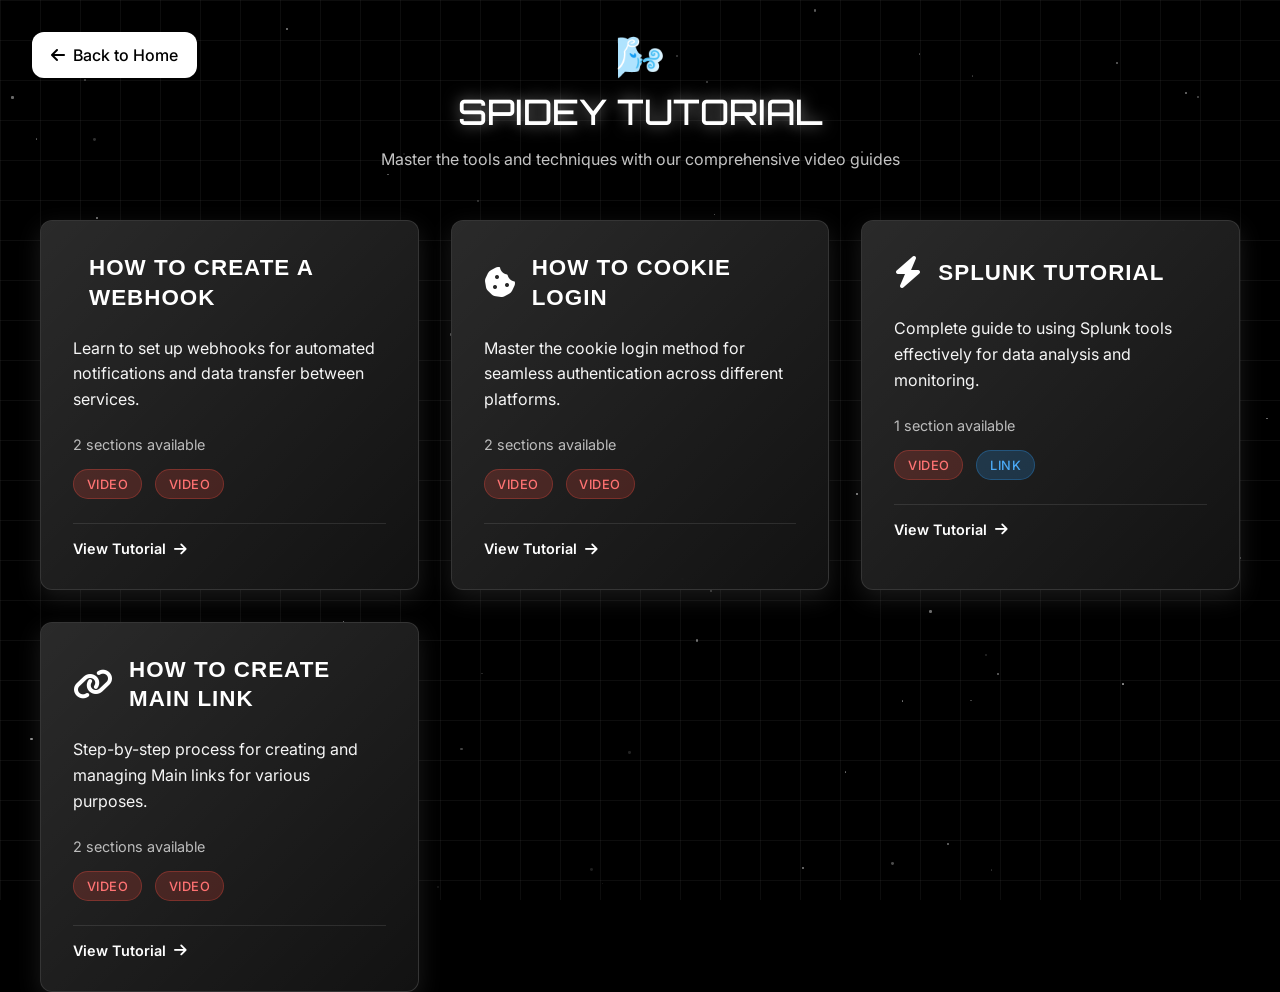
<file: tutorial.html>
<!DOCTYPE html>
<html lang="en">
<head>
    <meta charset="UTF-8">
    <meta name="viewport" content="width=device-width, initial-scale=1.0">
    <title>Spidey TUTORIALS 🌬️</title>
    <link href="https://fonts.googleapis.com/css2?family=Orbitron:wght@500&family=Inter:wght@400;500;600&family=Applied+Sans:wght@700&display=swap" rel="stylesheet">
    <link rel="stylesheet" href="https://cdnjs.cloudflare.com/ajax/libs/font-awesome/6.4.0/css/all.min.css"/>
    <style>
        :root {
            --primary: #ffffff;
            --primary-dark: #e5e5e5;
            --primary-light: #f5f5f5;
            --background: #000000;
            --card-bg: rgba(20, 20, 20, 0.95);
            --text: white;
            --success: #4caf50;
            --warning: #ff9800;
            --error: #f44336;
            --border-radius: 12px;
            --box-shadow: 0 8px 24px rgba(255, 255, 255, 0.1);
            --transition: all 0.15s cubic-bezier(0.4, 0, 0.2, 1);
        }

        * {
            box-sizing: border-box;
            margin: 0;
            padding: 0;
        }

        html, body {
            scroll-behavior: smooth;
            height: 100%;
            font-size: 16px;
        }

        body {
            font-family: 'Inter', sans-serif;
            background-color: var(--background);
            color: var(--text);
            min-height: 100vh;
            position: relative;
            overflow-x: hidden;
            display: flex;
            flex-direction: column;
            align-items: center;
            padding: 2rem 1rem;
        }

        /* Background Effects */
        .background-effects {
            position: fixed;
            top: 0;
            left: 0;
            width: 100%;
            height: 100%;
            z-index: -1;
            overflow: hidden;
        }

        .grid-pattern {
            position: absolute;
            top: 0;
            left: 0;
            width: 100%;
            height: 100%;
            background-image: 
                linear-gradient(90deg, rgba(255, 255, 255, 0.1) 1px, transparent 1px),
                linear-gradient(rgba(255, 255, 255, 0.1) 1px, transparent 1px);
            background-size: 40px 40px;
            opacity: 0.5;
            animation: gridFloat 60s linear infinite;
        }

        @keyframes gridFloat {
            0% { background-position: 0 0; }
            100% { background-position: 400px 400px; }
        }

        .particles {
            position: absolute;
            top: 0;
            left: 0;
            width: 100%;
            height: 100%;
        }

        .particle {
            position: absolute;
            background-color: var(--primary-light);
            border-radius: 50%;
            animation: float linear infinite;
        }

        @keyframes float {
            to {
                transform: translateY(-100vh);
            }
        }

        /* Back Button */
        .back-button {
            position: fixed;
            top: 2rem;
            left: 2rem;
            background: var(--primary);
            color: black;
            border: none;
            padding: 0.8rem 1.2rem;
            border-radius: var(--border-radius);
            font-weight: 500;
            cursor: pointer;
            transition: var(--transition);
            z-index: 10;
            display: flex;
            align-items: center;
            gap: 0.5rem;
            text-decoration: none;
            font-family: inherit;
            opacity: 0;
            transform: translateX(-20px);
            animation: slideInLeft 0.5s ease-out 0.2s forwards;
        }

        @keyframes slideInLeft {
            to {
                opacity: 1;
                transform: translateX(0);
            }
        }

        .back-button:hover {
            background: var(--primary-dark);
            transform: translateY(-2px);
            box-shadow: 0 4px 12px rgba(255, 255, 255, 0.3);
        }

        /* Header */
        .header {
            text-align: center;
            margin-bottom: 3rem;
            opacity: 0;
            transform: translateY(-30px);
            animation: slideDown 0.8s ease-out 0.1s forwards;
        }

        @keyframes slideDown {
            to {
                opacity: 1;
                transform: translateY(0);
            }
        }

        .logo {
            font-size: 2.5rem;
            margin-bottom: 0.5rem;
            animation: logoFloat 3s ease-in-out infinite alternate;
        }

        @keyframes logoFloat {
            from { transform: translateY(0) rotate(0deg); }
            to { transform: translateY(-5px) rotate(5deg); }
        }

        .title {
            font-family: 'Orbitron', sans-serif;
            font-size: 2.2rem;
            font-weight: 500;
            color: var(--primary);
            text-shadow: 0 0 15px rgba(255, 255, 255, 0.5);
            margin-bottom: 0.8rem;
        }

        .subtitle {
            color: var(--primary-light);
            font-size: 1rem;
            opacity: 0.8;
            max-width: 600px;
            margin: 0 auto;
            line-height: 1.6;
        }

        /* Content Container */
        .content {
            width: 100%;
            max-width: 1200px;
            display: grid;
            grid-template-columns: repeat(auto-fit, minmax(320px, 1fr));
            gap: 2rem;
            z-index: 1;
        }

        /* Tutorial Cards */
        .tutorial-card {
            background: var(--card-bg);
            border: 1px solid rgba(255, 255, 255, 0.15);
            border-radius: var(--border-radius);
            padding: 2rem;
            backdrop-filter: blur(20px);
            box-shadow: var(--box-shadow);
            transition: var(--transition);
            position: relative;
            overflow: hidden;
            cursor: pointer;
            opacity: 0;
            transform: translateY(30px);
            animation: slideUp 0.6s ease-out forwards;
        }

        .tutorial-card:nth-child(1) { animation-delay: 0.3s; }
        .tutorial-card:nth-child(2) { animation-delay: 0.4s; }
        .tutorial-card:nth-child(3) { animation-delay: 0.5s; }
        .tutorial-card:nth-child(4) { animation-delay: 0.6s; }

        @keyframes slideUp {
            to {
                opacity: 1;
                transform: translateY(0);
            }
        }

        .tutorial-card::before {
            content: '';
            position: absolute;
            top: 0;
            left: 0;
            width: 100%;
            height: 100%;
            background: linear-gradient(135deg, rgba(255, 255, 255, 0.1) 0%, transparent 100%);
            pointer-events: none;
        }

        .tutorial-card:hover {
            border-color: var(--primary);
            box-shadow: 0 12px 32px rgba(255, 255, 255, 0.2);
            transform: translateY(-8px) scale(1.02);
        }

        .tutorial-header {
            display: flex;
            align-items: center;
            gap: 1rem;
            margin-bottom: 1.5rem;
        }

        .tutorial-icon {
            font-size: 2rem;
            color: var(--primary);
            animation: iconPulse 2s ease-in-out infinite alternate;
        }

        @keyframes iconPulse {
            from { opacity: 0.8; }
            to { opacity: 1; }
        }

        .tutorial-title {
            font-family: 'Applied Sans', sans-serif;
            font-weight: 700;
            font-size: 1.4rem;
            text-transform: uppercase;
            letter-spacing: 1px;
            color: var(--primary);
            line-height: 1.3;
        }

        .tutorial-description {
            color: var(--primary-light);
            font-size: 1rem;
            line-height: 1.6;
            margin-bottom: 1.5rem;
        }

        .tutorial-sections {
            margin-bottom: 1.5rem;
        }

        .sections-info {
            font-size: 0.9rem;
            color: rgba(255, 255, 255, 0.7);
            margin-bottom: 1rem;
        }

        .section-items {
            display: flex;
            gap: 0.8rem;
            flex-wrap: wrap;
        }

        .section-item {
            padding: 0.4rem 0.8rem;
            border-radius: 20px;
            font-size: 0.8rem;
            font-weight: 500;
            text-transform: uppercase;
            letter-spacing: 0.5px;
        }

        .video {
            background: rgba(244, 67, 54, 0.2);
            color: #ff6b6b;
            border: 1px solid rgba(244, 67, 54, 0.3);
        }

        .text {
            background: rgba(76, 175, 80, 0.2);
            color: #6bff6b;
            border: 1px solid rgba(76, 175, 80, 0.3);
        }

        .link {
            background: rgba(33, 150, 243, 0.2);
            color: #42a5f5;
            border: 1px solid rgba(33, 150, 243, 0.3);
        }

        .tutorial-footer {
            display: flex;
            align-items: center;
            justify-content: space-between;
            margin-top: auto;
            padding-top: 1rem;
            border-top: 1px solid rgba(255, 255, 255, 0.1);
        }

        .view-tutorial {
            color: var(--primary);
            font-weight: 600;
            display: flex;
            align-items: center;
            gap: 0.5rem;
            font-size: 0.9rem;
        }

        .view-tutorial i {
            transition: transform 0.3s ease;
        }

        .tutorial-card:hover .view-tutorial i {
            transform: translateX(3px);
        }

        /* Modal */
        .modal {
            position: fixed;
            top: 0;
            left: 0;
            width: 100%;
            height: 100%;
            background: rgba(0, 0, 0, 0.9);
            backdrop-filter: blur(10px);
            z-index: 1000;
            display: flex;
            justify-content: center;
            align-items: center;
            opacity: 0;
            visibility: hidden;
            transition: all 0.3s ease;
        }

        .modal.active {
            opacity: 1;
            visibility: visible;
        }

        .modal-content {
            background: var(--card-bg);
            border: 1px solid var(--primary);
            border-radius: var(--border-radius);
            padding: 2rem;
            width: 95%;
            max-width: 1000px;
            max-height: 90vh;
            overflow-y: auto;
            transform: scale(0.9);
            transition: transform 0.3s ease;
            position: relative;
        }

        .modal.active .modal-content {
            transform: scale(1);
        }

        .close-modal {
            position: absolute;
            top: 1rem;
            right: 1rem;
            background: none;
            border: none;
            color: var(--primary);
            font-size: 1.5rem;
            cursor: pointer;
            padding: 0.5rem;
            border-radius: 50%;
            transition: var(--transition);
        }

        .close-modal:hover {
            background: rgba(255, 255, 255, 0.1);
            transform: rotate(90deg);
        }

        .modal-title {
            font-family: 'Applied Sans', sans-serif;
            font-size: 1.8rem;
            color: var(--primary);
            text-align: center;
            margin-bottom: 2rem;
            text-transform: uppercase;
            letter-spacing: 1px;
        }

        .video-container {
            display: flex;
            flex-direction: column;
            gap: 2rem;
        }

        .video-wrapper {
            width: 100%;
        }

        .video-label {
            text-align: center;
            margin-bottom: 1rem;
            font-weight: 600;
            font-size: 1.1rem;
            color: var(--primary);
        }

        .video-embed {
            position: relative;
            padding-bottom: 56.25%;
            height: 0;
            overflow: hidden;
            border-radius: 8px;
            background: #000;
            border: 1px solid rgba(255, 255, 255, 0.2);
        }

        .video-embed iframe {
            position: absolute;
            top: 0;
            left: 0;
            width: 100%;
            height: 100%;
            border: none;
        }

        .video-poster {
            position: absolute;
            top: 0;
            left: 0;
            width: 100%;
            height: 100%;
            background: linear-gradient(135deg, rgba(0, 0, 0, 0.8), rgba(0, 0, 0, 0.6));
            cursor: pointer;
            display: flex;
            justify-content: center;
            align-items: center;
            transition: var(--transition);
        }

        .video-poster:hover {
            background: linear-gradient(135deg, rgba(0, 0, 0, 0.6), rgba(0, 0, 0, 0.4));
        }

        .play-button {
            width: 80px;
            height: 80px;
            background: var(--primary);
            border-radius: 50%;
            display: flex;
            justify-content: center;
            align-items: center;
            transition: var(--transition);
            box-shadow: 0 4px 20px rgba(255, 255, 255, 0.3);
        }

        .play-button:hover {
            transform: scale(1.1);
            box-shadow: 0 6px 25px rgba(255, 255, 255, 0.4);
        }

        .play-button::after {
            content: "";
            display: block;
            width: 0;
            height: 0;
            border-top: 15px solid transparent;
            border-bottom: 15px solid transparent;
            border-left: 25px solid black;
            margin-left: 5px;
        }

        /* Responsive */
        @media (max-width: 768px) {
            body {
                padding: 1rem;
            }

            .title {
                font-size: 1.8rem;
            }

            .content {
                grid-template-columns: 1fr;
                gap: 1.5rem;
            }

            .tutorial-card {
                padding: 1.5rem;
            }

            .back-button {
                position: relative;
                top: 0;
                left: 0;
                margin-bottom: 2rem;
                width: fit-content;
            }

            .modal-content {
                padding: 1.5rem;
                width: 98%;
            }

            .play-button {
                width: 60px;
                height: 60px;
            }

            .play-button::after {
                border-top: 12px solid transparent;
                border-bottom: 12px solid transparent;
                border-left: 20px solid black;
            }
        }
    </style>
</head>
<body>
    <!-- Background Effects -->
    <div class="background-effects">
        <div class="grid-pattern"></div>
        <div class="particles" id="particles"></div>
    </div>

    <!-- Back Button -->
    <a href="index.html" class="back-button">
        <i class="fas fa-arrow-left"></i>
        Back to Home
    </a>

    <!-- Header -->
    <div class="header">
        <div class="logo">🌬️</div>
        <h1 class="title">SPIDEY TUTORIAL</h1>
        <p class="subtitle">Master the tools and techniques with our comprehensive video guides</p>
    </div>

    <!-- Content -->
    <div class="content">
        <!-- Webhook Tutorial -->
        <div class="tutorial-card" data-tutorial="WEBHOOK">
            <div class="tutorial-header">
                <div class="tutorial-icon">
                    <i class="fas fa-webhook"></i>
                </div>
                <div class="tutorial-title">How to Create a Webhook</div>
            </div>
            <div class="tutorial-description">
                Learn to set up webhooks for automated notifications and data transfer between services.
            </div>
            <div class="tutorial-sections">
                <div class="sections-info">2 sections available</div>
                <div class="section-items">
                    <div class="section-item video">video</div>
                    <div class="section-item video">video</div>
                </div>
            </div>
            <div class="tutorial-footer">
                <div class="view-tutorial">
                    View Tutorial <i class="fas fa-arrow-right"></i>
                </div>
            </div>
        </div>

        <!-- Cookie Login Tutorial -->
        <div class="tutorial-card" data-tutorial="COOKIE-LOGIN">
            <div class="tutorial-header">
                <div class="tutorial-icon">
                    <i class="fas fa-cookie-bite"></i>
                </div>
                <div class="tutorial-title">How to Cookie Login</div>
            </div>
            <div class="tutorial-description">
                Master the cookie login method for seamless authentication across different platforms.
            </div>
            <div class="tutorial-sections">
                <div class="sections-info">2 sections available</div>
                <div class="section-items">
                    <div class="section-item video">video</div>
                    <div class="section-item video">video</div>
                </div>
            </div>
            <div class="tutorial-footer">
                <div class="view-tutorial">
                    View Tutorial <i class="fas fa-arrow-right"></i>
                </div>
            </div>
        </div>

        <!-- Splunk Tutorial -->
        <div class="tutorial-card" data-tutorial="SPLUNK">
            <div class="tutorial-header">
                <div class="tutorial-icon">
                    <i class="fas fa-bolt"></i>
                </div>
                <div class="tutorial-title">Splunk Tutorial</div>
            </div>
            <div class="tutorial-description">
                Complete guide to using Splunk tools effectively for data analysis and monitoring.
            </div>
            <div class="tutorial-sections">
                <div class="sections-info">1 section available</div>
                <div class="section-items">
                    <div class="section-item video">video</div>
                    <div class="section-item link">link</div>
                </div>
            </div>
            <div class="tutorial-footer">
                <div class="view-tutorial">
                    View Tutorial <i class="fas fa-arrow-right"></i>
                </div>
            </div>
        </div>

        <!-- Injuries Link Tutorial -->
        <div class="tutorial-card" data-tutorial="Main">
            <div class="tutorial-header">
                <div class="tutorial-icon">
                    <i class="fas fa-link"></i>
                </div>
                <div class="tutorial-title">How to Create Main Link</div>
            </div>
            <div class="tutorial-description">
                Step-by-step process for creating and managing Main links for various purposes.
            </div>
            <div class="tutorial-sections">
                <div class="sections-info">2 sections available</div>
                <div class="section-items">
                    <div class="section-item video">video</div>
                    <div class="section-item video">video</div>
                </div>
            </div>
            <div class="tutorial-footer">
                <div class="view-tutorial">
                    View Tutorial <i class="fas fa-arrow-right"></i>
                </div>
            </div>
        </div>
    </div>

    <!-- Video Modal -->
    <div class="modal" id="videoModal">
        <div class="modal-content">
            <button class="close-modal">
                <i class="fas fa-times"></i>
            </button>
            <h3 class="modal-title" id="modalTitle">Tutorial Video</h3>
            <div class="video-container" id="videoContainer">
                <!-- Videos will be inserted here -->
            </div>
        </div>
    </div>

    <script>
        // Create particles
        const particlesContainer = document.getElementById('particles');
        const particleCount = Math.floor(window.innerWidth / 15);

        for (let i = 0; i < particleCount; i++) {
            const particle = document.createElement('div');
            particle.classList.add('particle');
            
            const size = Math.random() * 2 + 1;
            particle.style.width = `${size}px`;
            particle.style.height = `${size}px`;
            particle.style.left = `${Math.random() * 100}%`;
            particle.style.top = `${Math.random() * 100}%`;
            particle.style.opacity = Math.random() * 0.5 + 0.1;
            
            const duration = Math.random() * 20 + 10;
            particle.style.animationDuration = `${duration}s`;
            particle.style.animationDelay = `${Math.random() * 10}s`;
            
            particlesContainer.appendChild(particle);
        }

        // Modal functionality
        const modal = document.getElementById('videoModal');
        const modalTitle = document.getElementById('modalTitle');
        const videoContainer = document.getElementById('videoContainer');
        const closeModal = document.querySelector('.close-modal');

        // Tutorial video data
        const tutorialVideos = {
            "WEBHOOK": {
                title: "How to Create a Webhook",
                videos: [
                    {
                        label: "Tutorial Part 1 - Setup",
                        url: "https://www.youtube.com/embed/LCswgFtACQI"
                    },
                    {
                        label: "Tutorial Part 2 - Configuration",
                        url: "https://www.youtube.com/embed/9oClR9rlkIc"
                    }
                ]
            },
            "COOKIE-LOGIN": {
                title: "How to Cookie Login",
                videos: [
                    {
                        label: "PC Version Tutorial",
                        url: "https://www.youtube.com/embed/ttm95v"
                    },
                    {
                        label: "Mobile Version Tutorial",
                        url: "https://www.youtube.com/embed/6051z3"
                    }
                ]
            },
            "SPLUNK": {
                title: "Splunk Tutorial",
                videos: [
                    {
                        label: "Complete Setup Guide",
                        url: "https://www.youtube.com/embed/3im8ks"
                    }
                ]
            },
            "Main": {
                title: "How to Create Main Link",
                videos: [
                    {
                        label: "PC Version Guide",
                        url: "https://www.youtube.com/embed/2LlsLCwMQHo"
                    },
                    {
                        label: "Mobile Version Guide",
                        url: "https://www.youtube.com/embed/2LlsLCwMQHo"
                    }
                ]
            }
        };

        // Track currently playing video
        let currentlyPlayingVideo = null;

        // Function to stop all videos
        function stopAllVideos() {
            const iframes = document.querySelectorAll('.video-embed iframe');
            iframes.forEach(iframe => {
                const src = iframe.src;
                iframe.src = src;
            });
            currentlyPlayingVideo = null;
        }

        // Make tutorial cards clickable
        document.querySelectorAll('.tutorial-card').forEach(card => {
            card.addEventListener('click', function() {
                const tutorialId = this.getAttribute('data-tutorial');
                const tutorial = tutorialVideos[tutorialId];

                if (tutorial) {
                    modalTitle.textContent = tutorial.title;
                    videoContainer.innerHTML = '';

                    tutorial.videos.forEach(video => {
                        const videoWrapper = document.createElement('div');
                        videoWrapper.className = 'video-wrapper';

                        const videoLabel = document.createElement('div');
                        videoLabel.className = 'video-label';
                        videoLabel.textContent = video.label;

                        const videoEmbed = document.createElement('div');
                        videoEmbed.className = 'video-embed';

                        const poster = document.createElement('div');
                        poster.className = 'video-poster';

                        const playButton = document.createElement('div');
                        playButton.className = 'play-button';

                        poster.addEventListener('click', function() {
                            stopAllVideos();

                            const iframe = document.createElement('iframe');
                            iframe.src = video.url + "?autoplay=1";
                            iframe.setAttribute('frameborder', '0');
                            iframe.setAttribute('allow', 'accelerometer; autoplay; clipboard-write; encrypted-media; gyroscope; picture-in-picture');
                            iframe.setAttribute('allowfullscreen', '');

                            videoEmbed.innerHTML = '';
                            videoEmbed.appendChild(iframe);
                            currentlyPlayingVideo = iframe;
                        });

                        poster.appendChild(playButton);
                        videoEmbed.appendChild(poster);
                        videoWrapper.appendChild(videoLabel);
                        videoWrapper.appendChild(videoEmbed);
                        videoContainer.appendChild(videoWrapper);
                    });

                    modal.classList.add('active');
                    document.body.style.overflow = 'hidden';
                }
            });
        });

        // Close modal functionality
        closeModal.addEventListener('click', () => {
            modal.classList.remove('active');
            document.body.style.overflow = 'auto';
            stopAllVideos();
        });

        modal.addEventListener('click', (e) => {
            if (e.target === modal) {
                modal.classList.remove('active');
                document.body.style.overflow = 'auto';
                stopAllVideos();
            }
        });

        // Keyboard controls
        document.addEventListener('keydown', function(e) {
            if (e.key === 'Escape' && modal.classList.contains('active')) {
                modal.classList.remove('active');
                document.body.style.overflow = 'auto';
                stopAllVideos();
            }
        });

        console.log('🌬️ Breezy Tutorials loaded successfully!');
    </script>
</body>
</html>
</file>
